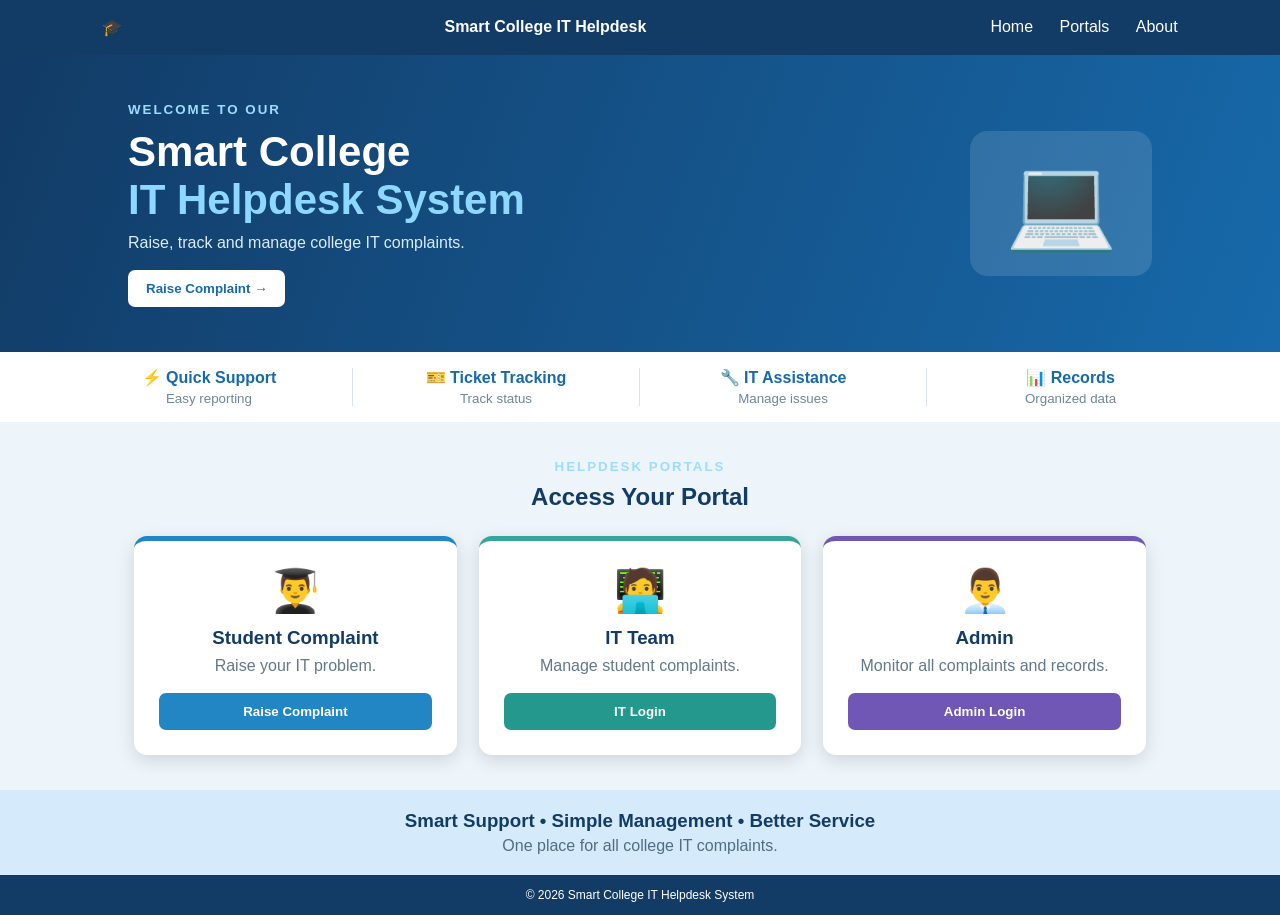
<file: index.html>
<!DOCTYPE html>
<html>
<head>
    <title>Smart College IT Helpdesk</title>
    <link rel="stylesheet" href="index.css">
</head>

<body>

<header>
    🎓 <b>Smart College IT Helpdesk</b>
    <nav>
        <a href="#">Home</a>
        <a href="#portal">Portals</a>
        <a href="#about">About</a>
    </nav>
</header>

<section class="hero">
    <div>
        <small>WELCOME TO OUR</small>
        <h1>Smart College<br><span>IT Helpdesk System</span></h1>
        <p>Raise, track and manage college IT complaints.</p>
        <button onclick="openStudent()">Raise Complaint →</button>
    </div>

    <div class="big">💻</div>
</section>

<div class="info">
    <div>⚡ <b>Quick Support</b><small>Easy reporting</small></div>
    <div>🎫 <b>Ticket Tracking</b><small>Track status</small></div>
    <div>🔧 <b>IT Assistance</b><small>Manage issues</small></div>
    <div>📊 <b>Records</b><small>Organized data</small></div>
</div>

<section id="portal">
    <small class="title">HELPDESK PORTALS</small>
    <h2>Access Your Portal</h2>

    <div class="cards">

        <div class="card c1">
            <i>👨‍🎓</i>
            <h3>Student Complaint</h3>
            <p>Raise your IT problem.</p>
            <button onclick="openStudent()">Raise Complaint</button>
        </div>

        <div class="card c2">
            <i>🧑‍💻</i>
            <h3>IT Team</h3>
            <p>Manage student complaints.</p>
            <button onclick="openITTeam()">IT Login</button>
        </div>

        <div class="card c3">
            <i>👨‍💼</i>
            <h3>Admin</h3>
            <p>Monitor all complaints and records.</p>
            <button onclick="openAdmin()">Admin Login</button>
        </div>

    </div>
</section>

<section class="about" id="about">
    <h3>Smart Support • Simple Management • Better Service</h3>
    <p>One place for all college IT complaints.</p>
</section>

<footer>© 2026 Smart College IT Helpdesk System</footer>

<script src="index.js"></script>
</body>
</html>
</file>
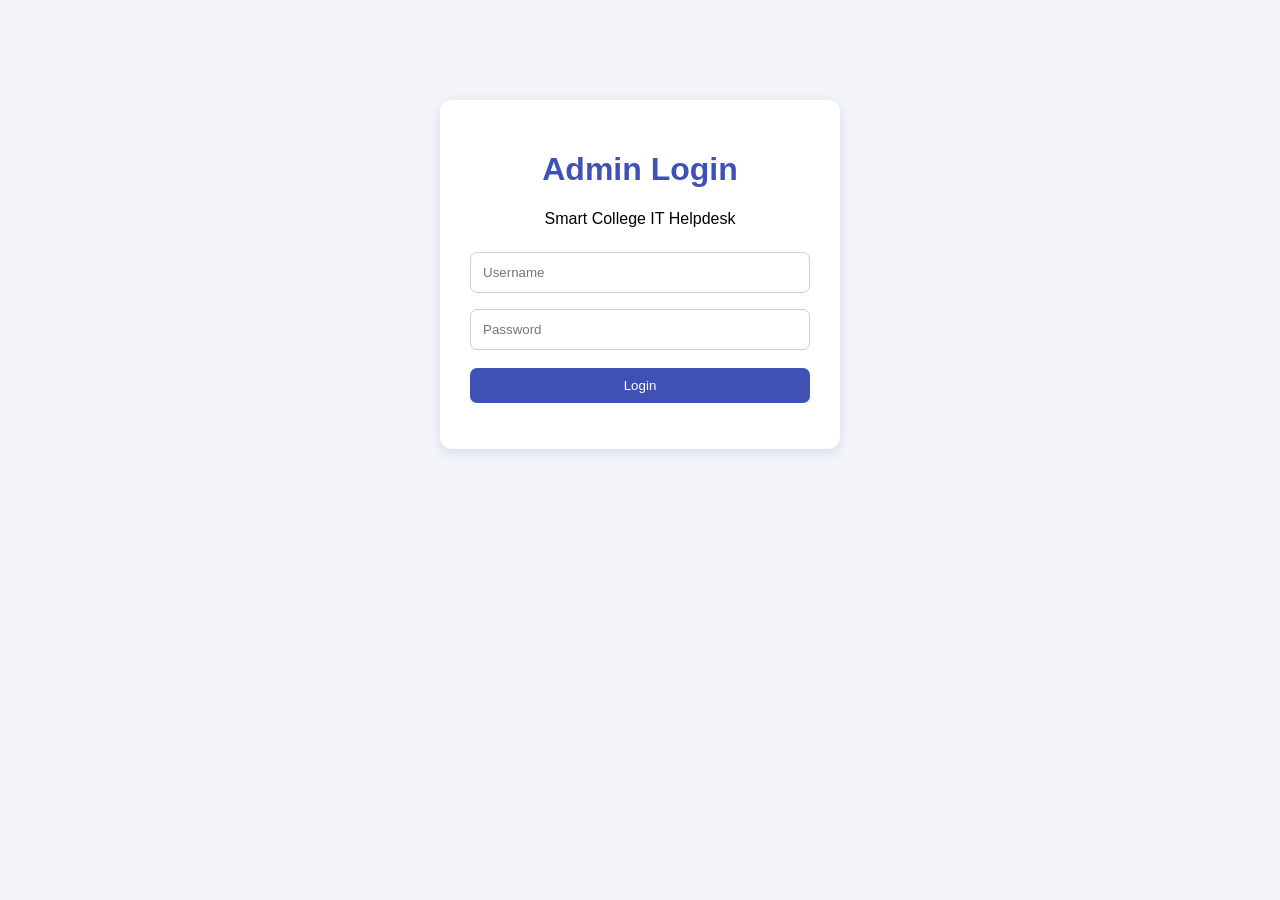
<file: admin.html>
<!DOCTYPE html>
<html>
<head>
<title>Admin</title>
<link rel="stylesheet" href="admin.css">
</head>

<body>

<div id="loginBox" class="login">

<h1>Admin Login</h1>
<p>Smart College IT Helpdesk</p>

<input id="username" placeholder="Username">

<input id="password" type="password" placeholder="Password">

<button onclick="login()">Login</button>

<p id="error"></p>

</div>


<div id="dashboard" class="page">

<header>

<div>
<h1>Admin Dashboard</h1>
<p>Smart College IT Helpdesk</p>
</div>

<button onclick="logout()">Logout</button>

</header>


<div class="stats">

<button class="stat" onclick="showComplaints('All')">
<h2 id="total">0</h2>
<p>All Complaints</p>
</button>

<button class="stat" onclick="showComplaints('Pending')">
<h2 id="pending">0</h2>
<p>Pending</p>
</button>

<button class="stat" onclick="showComplaints('In Progress')">
<h2 id="progress">0</h2>
<p>In Progress</p>
</button>

<button class="stat" onclick="showComplaints('Resolved')">
<h2 id="resolved">0</h2>
<p>Resolved</p>
</button>

<button class="stat" onclick="showComplaints('Unresolved')">
<h2 id="unresolved">0</h2>
<p>Unresolved</p>
</button>

</div>


<div class="section">

<h2 id="complaintTitle">All Complaints</h2>

<input id="search"
placeholder="Search Ticket ID / Student ID / Problem / Location">

<div id="list"></div>

</div>


<div class="section">

<h2>Team Performance</h2>

<p>Network Team: <b id="network">0</b></p>

<p>Hardware Team: <b id="hardware">0</b></p>

<p>Software Team: <b id="software">0</b></p>

</div>

</div>

<script src="admin.js"></script>

</body>
</html>
</file>
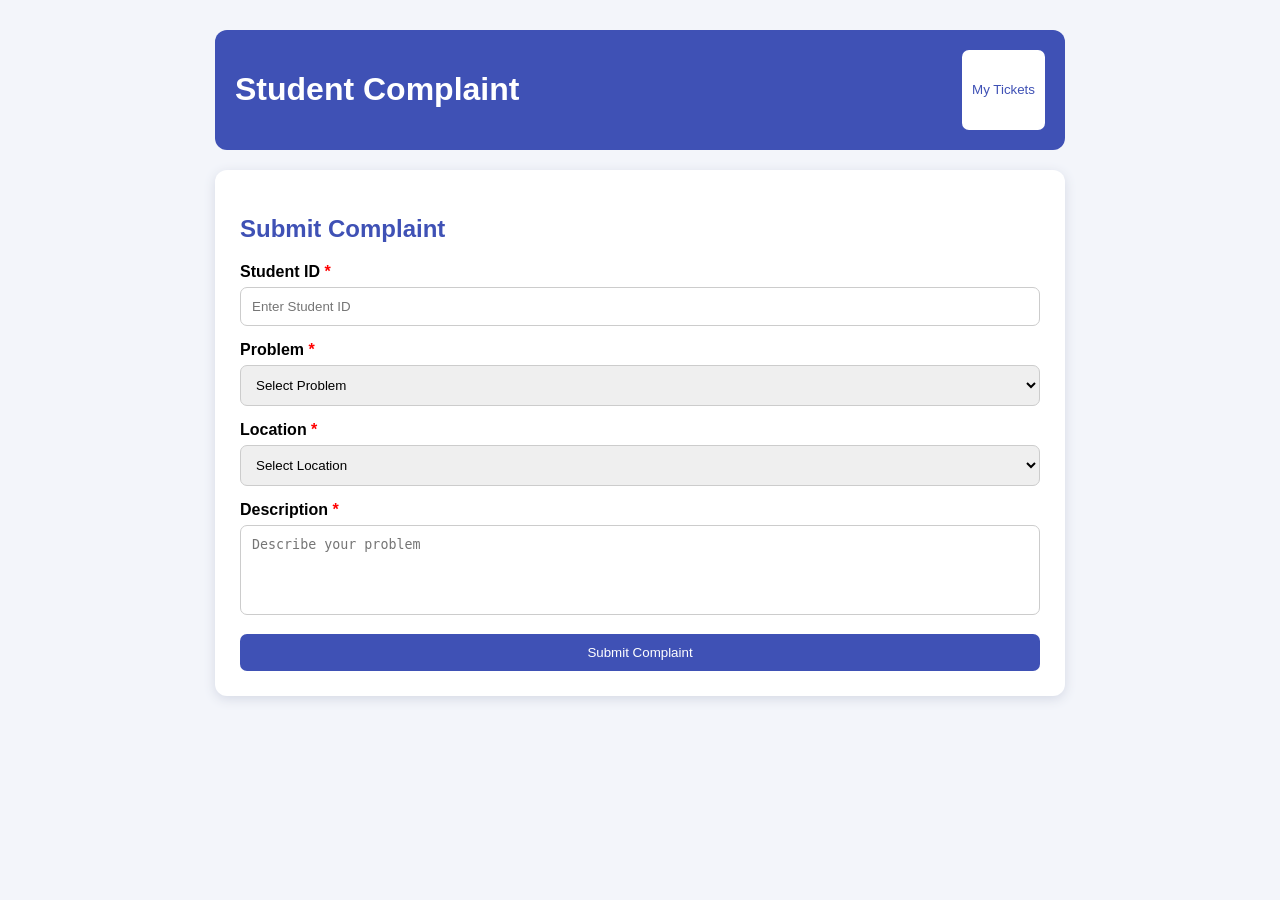
<file: student.html>
<!DOCTYPE html>
<html>
<head>
<title>Student Complaint</title>
<link rel="stylesheet" href="student.css">
</head>
<body>

<div class="page">

<header>
<h1>Student Complaint</h1>
<button id="myTickets">My Tickets</button>
</header>

<div class="box">

<h2>Submit Complaint</h2>

<label>Student ID <span>*</span></label>
<input id="studentId" placeholder="Enter Student ID">

<label>Problem <span>*</span></label>
<select id="problem">
<option value="">Select Problem</option>
<option>Wi-Fi</option>
<option>Internet</option>
<option>Lab Computer</option>
<option>Software</option>
<option>Projector</option>
<option>Printer</option>
<option>Login/Account</option>
<option>ERP</option>
<option>Other</option>
</select>

<input id="otherProblem" placeholder="Enter other problem">

<label>Location <span>*</span></label>
<select id="locationBox">
<option value="">Select Location</option>
<option>Computer Lab</option>
<option>Classroom</option>
<option>Library</option>
<option>Seminar Hall</option>
<option>Office</option>
<option>Computer Centre</option>
<option>Hostel</option>
<option>Other</option>
</select>

<input id="otherLocation" placeholder="Enter other location">

<label>Description <span>*</span></label>
<textarea id="description" placeholder="Describe your problem"></textarea>

<button id="submit">Submit Complaint</button>

<p id="successMessage"></p>

</div>
</div>

<div id="popup" class="popup">
<div class="popupBox">

<button id="close">✕</button>

<h2>My Tickets</h2>

<input id="searchId" placeholder="Enter Student ID">
<button id="view">View Tickets</button>

<div id="tickets"></div>

</div>
</div>

<script src="student.js"></script>
</body>
</html>
</file>
<file: index.css>
* {
    margin: 0;
    padding: 0;
    box-sizing: border-box;
}

body {
    font-family: Arial;
    background: #edf4fa;
    color: #18344d;
}

header {
    padding: 18px 8%;
    background: #123b66;
    color: white;
    display: flex;
    justify-content: space-between;
}

nav a {
    color: white;
    text-decoration: none;
    margin-left: 22px;
}

.hero {
    padding: 45px 10%;
    background: linear-gradient(110deg, #123b66, #1769aa);
    color: white;
    display: flex;
    justify-content: space-between;
    align-items: center;
}

.hero small,
.title {
    color: #9edcff;
    font-weight: bold;
    letter-spacing: 2px;
}

h1 {
    font-size: 42px;
    margin: 10px 0;
}

h1 span {
    color: #8ed7ff;
}

.hero p {
    color: #d9ecfa;
    margin-bottom: 18px;
}

button {
    border: 0;
    padding: 11px 18px;
    border-radius: 7px;
    background: #1769aa;
    color: white;
    font-weight: bold;
    cursor: pointer;
}

.hero button {
    background: white;
    color: #1769aa;
}

.big {
    font-size: 90px;
    background: #ffffff20;
    padding: 20px 35px;
    border-radius: 18px;
}

.info {
    display: flex;
    justify-content: center;
    background: white;
    padding: 16px;
}

.info div {
    width: 23%;
    text-align: center;
    color: #1769aa;
    border-right: 1px solid #d7e3ed;
}

.info div:last-child {
    border: 0;
}

.info small {
    display: block;
    color: #71879a;
    margin-top: 4px;
}

#portal {
    padding: 35px 8%;
    text-align: center;
}

#portal h2 {
    color: #123b66;
    margin: 8px 0 25px;
}

.cards {
    display: flex;
    justify-content: center;
    gap: 22px;
}

.card {
    width: 30%;
    padding: 25px;
    background: white;
    border-radius: 13px;
    box-shadow: 0 5px 18px #0002;
    border-top: 5px solid;
}

.c1 {
    border-color: #2386c4;
}

.c2 {
    border-color: #36a69b;
}

.c3 {
    border-color: #7057b5;
}

.card i {
    font-size: 42px;
    font-style: normal;
}

.card h3 {
    margin: 12px 0 8px;
    color: #123b66;
}

.card p {
    color: #64788a;
    margin-bottom: 18px;
}

.card button {
    width: 100%;
}

.c1 button {
    background: #2386c4;
}

.c2 button {
    background: #24988d;
}

.c3 button {
    background: #7057b5;
}

.about {
    padding: 20px;
    text-align: center;
    background: #d5eafa;
    color: #123b66;
}

.about p {
    margin-top: 5px;
    color: #526d82;
}

footer {
    padding: 13px;
    text-align: center;
    background: #123b66;
    color: white;
    font-size: 12px;
}

@media(max-width:700px) {
    nav {
        display: none;
    }

    .hero {
        text-align: center;
        flex-direction: column;
        gap: 20px;
    }

    h1 {
        font-size: 34px;
    }

    .info {
        flex-wrap: wrap;
        gap: 12px;
    }

    .info div {
        width: 45%;
        border: 0;
    }

    .cards {
        flex-direction: column;
        align-items: center;
    }

    .card {
        width: 100%;
        max-width: 330px;
    }
}
</file>
<file: admin.css>
*{
box-sizing:border-box;
}

body{
margin:0;
font-family:Arial;
background:#f3f5fa;
}


/* LOGIN */

.login{
width:90%;
max-width:400px;
margin:100px auto;
background:white;
padding:30px;
border-radius:12px;
box-shadow:0 3px 12px #d5d9e5;
text-align:center;
}

.login h1{
color:#3f51b5;
}

input{
width:100%;
padding:12px;
margin:8px 0;
border:1px solid #ccc;
border-radius:7px;
}

button{
padding:10px 16px;
background:#3f51b5;
color:white;
border:0;
border-radius:7px;
cursor:pointer;
}

.login button{
width:100%;
margin-top:10px;
}

#error{
color:red;
}


/* DASHBOARD */

.page{
display:none;
width:90%;
max-width:1100px;
margin:30px auto;
}

header{
background:#3f51b5;
color:white;
padding:20px;
border-radius:12px;
display:flex;
justify-content:space-between;
align-items:center;
}

header h1{
margin:0;
}

header p{
margin:6px 0 0;
}

header button{
background:white;
color:#3f51b5;
}


/* STATS */

.stats{
display:grid;
grid-template-columns:repeat(5,1fr);
gap:15px;
margin:20px 0;
}

.stat{
background:white;
color:#333;
padding:15px;
border-radius:10px;
box-shadow:0 2px 8px #ddd;
border:0;
}

.stat:hover{
transform:translateY(-2px);
}

.stat h2{
color:#3f51b5;
margin:5px;
}

.stat p{
margin:5px;
}


/* SECTION */

.section{
background:white;
padding:20px;
margin-top:20px;
border-radius:10px;
box-shadow:0 2px 8px #ddd;
}

.section h2{
color:#3f51b5;
}


/* COMPLAINT */

.card{
background:#f3f5fa;
padding:15px;
margin-top:15px;
border-radius:8px;
line-height:1.7;
}

.card h3{
color:#3f51b5;
margin-top:0;
}


/* MOBILE */

@media(max-width:700px){

.stats{
grid-template-columns:1fr 1fr;
}

}
</file>
<file: student.css>
*{box-sizing:border-box}

body{
margin:0;
font-family:Arial;
background:#f3f5fa;
}

.page{
width:90%;
max-width:850px;
margin:30px auto;
}

header{
background:#3f51b5;
color:white;
padding:20px;
border-radius:12px;
display:flex;
justify-content:space-between;
}

header button{
background:white;
color:#3f51b5;
border:0;
padding:10px;
border-radius:7px;
}

.box,.popupBox{
background:white;
padding:25px;
margin-top:20px;
border-radius:12px;
box-shadow:0 3px 12px #d5d9e5;
}

h2{color:#3f51b5}

label{
display:block;
margin-top:15px;
font-weight:bold;
}

label span{color:red}

input,select,textarea{
width:100%;
padding:11px;
margin-top:6px;
border:1px solid #ccc;
border-radius:7px;
}

textarea{
height:90px;
resize:none;
}

#otherProblem,#otherLocation{
display:none;
}

#submit,#view{
width:100%;
margin-top:15px;
padding:11px;
background:#3f51b5;
color:white;
border:0;
border-radius:7px;
}

#successMessage{
display:none;
text-align:center;
padding:10px;
background:#e8f5e9;
border-radius:7px;
}

.popup{
display:none;
position:fixed;
inset:0;
background:#0008;
justify-content:center;
align-items:center;
}

.popupBox{
width:90%;
max-width:550px;
position:relative;
}

#close{
position:absolute;
right:15px;
top:15px;
border:0;
background:white;
font-size:20px;
}

.ticket{
background:#f3f5fa;
padding:12px;
margin-top:12px;
border-radius:7px;
line-height:1.7;
}
</file>
